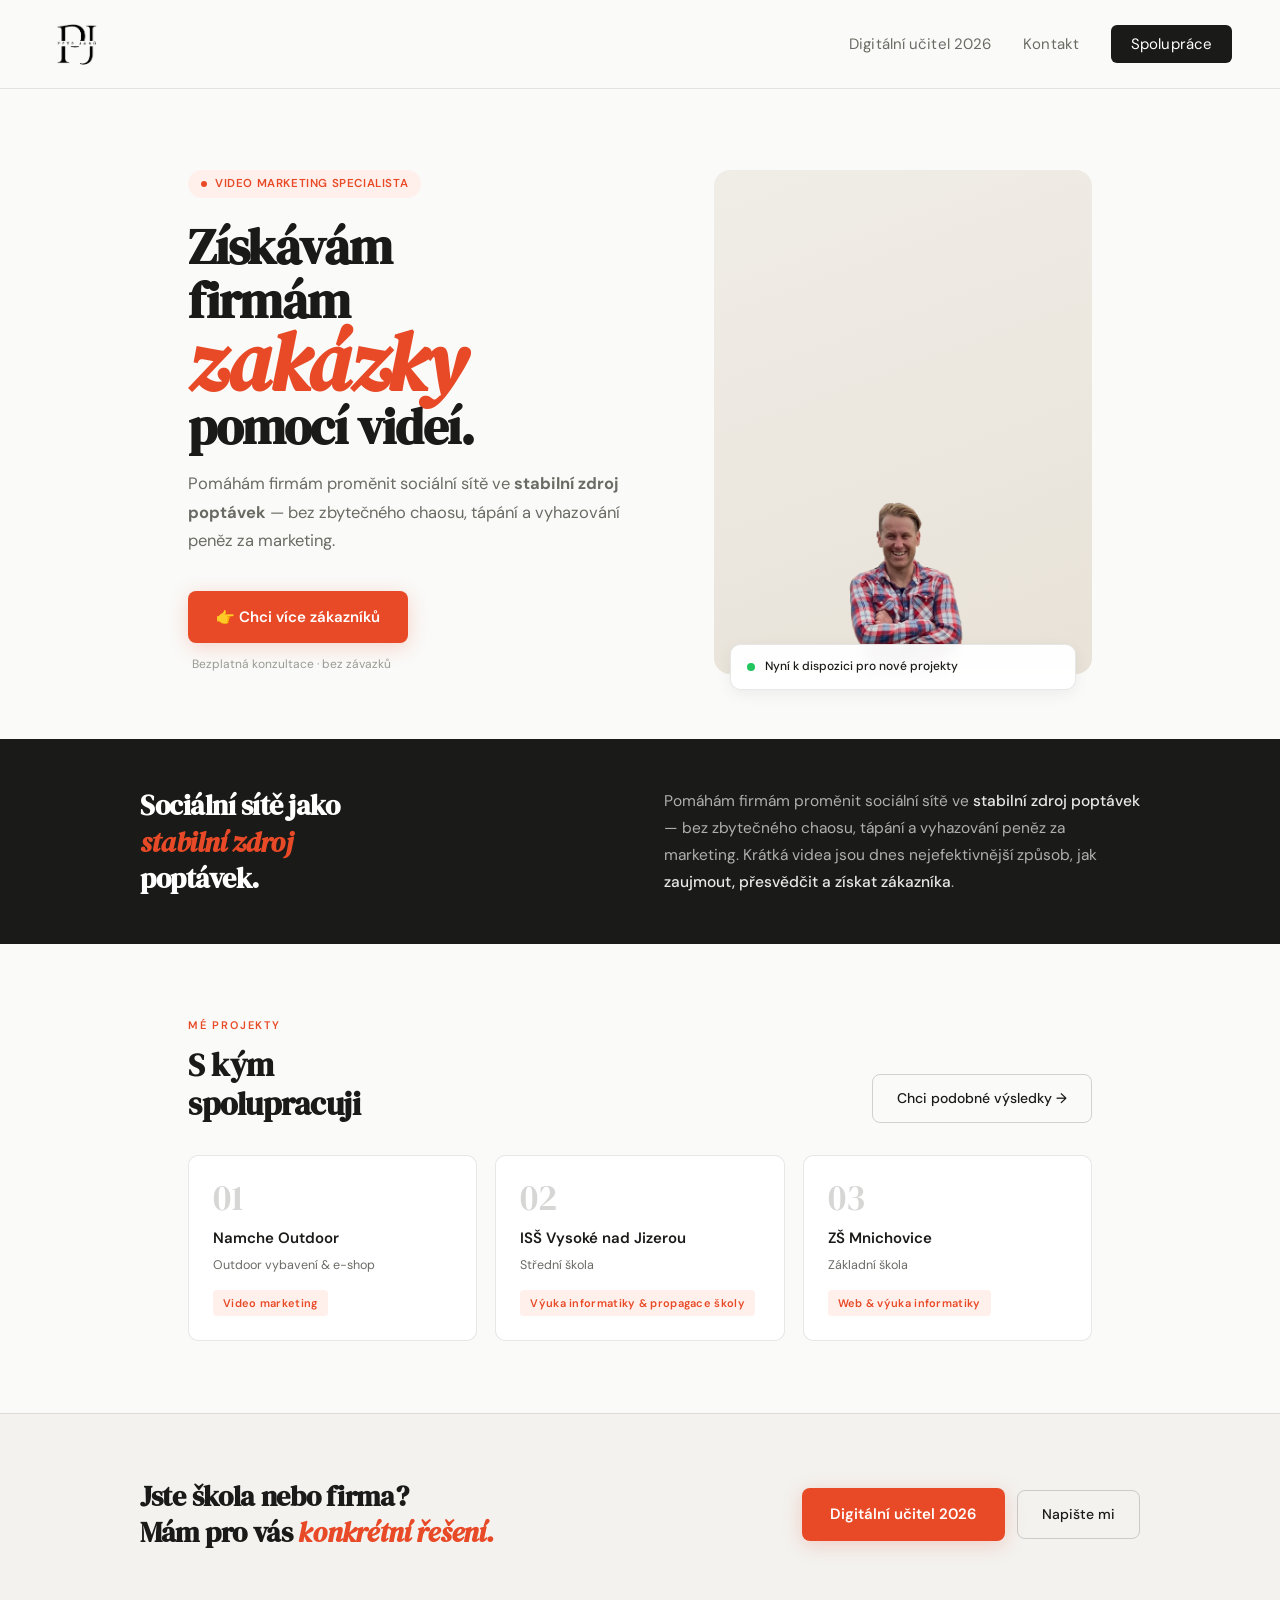
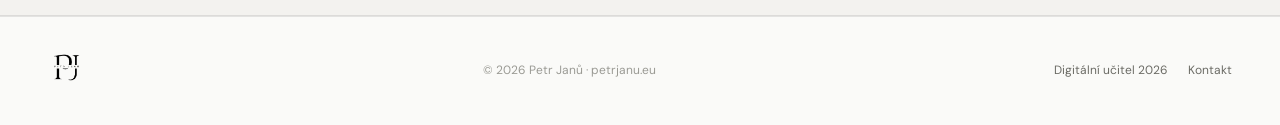
<file: index.html>
<!DOCTYPE html>
<html lang="cs">
<head>
  <meta charset="UTF-8">
  <meta name="viewport" content="width=device-width, initial-scale=1.0">
  <meta name="description" content="Petr Janů — Získávám firmám zakázky pomocí krátkých videí. Video marketing specialist.">
  <title>Petr Janů — Video marketing</title>
  <link rel="stylesheet" href="style.css">
  <style>
    /* ---- HERO ---- */
    .hero {
      max-width: 1000px;
      margin: 0 auto;
      padding: 80px 48px 64px;
      display: grid;
      grid-template-columns: 1.1fr 0.9fr;
      gap: 64px;
      align-items: center;
    }

    .hero-tag {
      display: inline-flex;
      align-items: center;
      gap: 8px;
      background: var(--accent-light);
      color: var(--accent);
      font-size: 11.5px;
      font-weight: 600;
      letter-spacing: 0.6px;
      padding: 5px 13px;
      border-radius: 20px;
      margin-bottom: 22px;
      text-transform: uppercase;
    }

    .hero-tag::before {
      content: '';
      width: 6px;
      height: 6px;
      background: var(--accent);
      border-radius: 50%;
      display: block;
      animation: blink 1.8s ease-in-out infinite;
    }

    @keyframes blink {
      0%,100%{opacity:1} 50%{opacity:.35}
    }

    h1 {
      font-family: 'DM Serif Display', serif;
      font-size: 50px;
      line-height: 1.08;
      letter-spacing: -1.2px;
      color: var(--ink);
      margin-bottom: 16px;
    }

    h1 em {
      font-style: italic;
      color: var(--accent);
      font-size: 1.6em;
      line-height: 0.85;
      display: inline-block;
    }

    .hero-perex {
      font-size: 16.5px;
      color: var(--muted);
      line-height: 1.7;
      margin-bottom: 36px;
      max-width: 440px;
    }

    .cta-group {
      display: flex;
      flex-direction: column;
      gap: 12px;
      align-items: flex-start;
    }

    .cta-sub {
      font-size: 12px;
      color: var(--light);
      margin-left: 4px;
    }

    /* ---- HERO PHOTO ---- */
    .hero-visual {
      position: relative;
      display: flex;
      align-items: flex-end;
      justify-content: center;
    }

    .hero-photo-wrap {
      background: linear-gradient(160deg, #f0ede7 0%, #e8e2d8 100%);
      border-radius: var(--radius-lg);
      overflow: hidden;
      width: 100%;
      max-width: 460px;
      aspect-ratio: 3/4;
      display: flex;
      align-items: flex-end;
      justify-content: center;
      position: relative;
    }

    .hero-photo-wrap img {
      width: 100%;
      object-fit: contain;
      object-position: bottom center;
      display: block;
      mix-blend-mode: multiply;
      filter: contrast(1.05);
    }

    .hero-badge {
      position: absolute;
      bottom: -16px;
      left: 16px;
      right: 16px;
      background: rgba(255,255,255,0.96);
      backdrop-filter: blur(6px);
      border-radius: 10px;
      padding: 12px 16px;
      display: flex;
      align-items: center;
      gap: 10px;
      border: 1px solid var(--border);
      box-shadow: 0 4px 16px rgba(0,0,0,0.06);
    }

    .badge-dot {
      width: 8px;
      height: 8px;
      background: #22c55e;
      border-radius: 50%;
      flex-shrink: 0;
      animation: blink 2s ease-in-out infinite;
    }

    .badge-text {
      font-size: 12px;
      color: var(--ink);
      font-weight: 500;
    }

    /* ---- INTRO STRIP ---- */
    .intro-section {
      background: var(--ink);
      padding: 48px;
    }

    .intro-inner {
      max-width: 1000px;
      margin: 0 auto;
      display: grid;
      grid-template-columns: 1fr 1fr;
      gap: 48px;
      align-items: center;
    }

    .intro-heading {
      font-family: 'DM Serif Display', serif;
      font-size: 28px;
      color: #fff;
      line-height: 1.3;
      letter-spacing: -0.5px;
    }

    .intro-heading em {
      font-style: italic;
      color: var(--accent);
    }

    .intro-text {
      font-size: 15.5px;
      color: rgba(255,255,255,0.65);
      line-height: 1.75;
    }

    .intro-text strong {
      color: rgba(255,255,255,0.9);
      font-weight: 500;
    }

    /* ---- REFERENCES ---- */
    .ref-section {
      max-width: 1000px;
      margin: 0 auto;
      padding: 72px 48px;
    }

    .ref-header {
      display: flex;
      align-items: flex-end;
      justify-content: space-between;
      margin-bottom: 32px;
    }

    .ref-section h2 {
      font-family: 'DM Serif Display', serif;
      font-size: 32px;
      color: var(--ink);
      letter-spacing: -0.5px;
      line-height: 1.2;
    }

    .ref-grid {
      display: grid;
      grid-template-columns: repeat(3, 1fr);
      gap: 18px;
    }

    .ref-card {
      background: var(--card);
      border: 1px solid var(--border);
      border-radius: var(--radius);
      padding: 24px;
      cursor: pointer;
      transition: border-color .2s, transform .2s, box-shadow .2s;
    }

    .ref-card:hover {
      border-color: var(--accent);
      transform: translateY(-3px);
      box-shadow: 0 8px 24px rgba(232,74,39,0.08);
    }

    .ref-num {
      font-family: 'DM Serif Display', serif;
      font-size: 36px;
      color: var(--border-strong);
      line-height: 1;
      margin-bottom: 10px;
    }

    .ref-name {
      font-size: 15px;
      font-weight: 600;
      color: var(--ink);
      margin-bottom: 4px;
    }

    .ref-type {
      font-size: 12.5px;
      color: var(--muted);
    }

    .ref-pill {
      display: inline-block;
      margin-top: 14px;
      background: var(--accent-light);
      color: var(--accent);
      font-size: 11px;
      font-weight: 600;
      padding: 4px 10px;
      border-radius: 4px;
      letter-spacing: 0.3px;
    }

    /* ---- CTA BANNER ---- */
    .cta-banner {
      background: var(--bg2);
      border-top: 1px solid var(--border);
      border-bottom: 1px solid var(--border);
      padding: 64px 48px;
    }

    .cta-banner-inner {
      max-width: 1000px;
      margin: 0 auto;
      display: flex;
      align-items: center;
      justify-content: space-between;
      gap: 32px;
      flex-wrap: wrap;
    }

    .cta-banner h2 {
      font-family: 'DM Serif Display', serif;
      font-size: 28px;
      color: var(--ink);
      letter-spacing: -0.3px;
      max-width: 500px;
      line-height: 1.3;
    }

    .cta-banner h2 em {
      font-style: italic;
      color: var(--accent);
    }

    /* ---- RESPONSIVE ---- */
    @media (max-width: 768px) {
      .hero {
        grid-template-columns: 1fr;
        padding: 48px 20px 40px;
        gap: 40px;
      }

      h1 { font-size: 36px; }

      .hero-photo-wrap { max-width: 300px; margin: 0 auto; }

      .intro-section { padding: 40px 20px; }
      .intro-inner { grid-template-columns: 1fr; gap: 20px; }

      .ref-section { padding: 48px 20px; }
      .ref-grid { grid-template-columns: 1fr; }
      .ref-header { flex-direction: column; align-items: flex-start; gap: 8px; }

      .cta-banner { padding: 48px 20px; }
      .cta-banner-inner { flex-direction: column; }
    }
  </style>
</head>
<body>

<!-- NAV -->
<nav>
  <a href="index.html" class="nav-logo">
    <img src="Logo-pj.png" alt="Petr Janů" onerror="this.style.display='none'; this.nextElementSibling.style.display='flex'">
    <span class="nav-logo-text" style="display:none;">PJ</span>
  </a>
  <button class="hamburger" onclick="toggleMenu()" aria-label="Menu">
    <span></span><span></span><span></span>
  </button>
  <ul class="nav-links" id="navLinks">
    <li><a href="digitalni-ucitel.html">Digitální učitel 2026</a></li>
    <li><a href="kontakt.html">Kontakt</a></li>
    <li><a href="kontakt.html" class="nav-cta">Spolupráce</a></li>
  </ul>
</nav>

<!-- HERO -->
<section class="hero">
  <div class="hero-left">
    <div class="hero-tag">Video marketing specialista</div>
    <h1>Získávám<br>firmám<br><em>zakázky</em><br>pomocí videí.</h1>
    <p class="hero-perex">
      Pomáhám firmám proměnit sociální sítě ve <strong>stabilní zdroj poptávek</strong> — bez zbytečného chaosu, tápání a vyhazování peněz za marketing.
    </p>
    <div class="cta-group">
      <a class="btn-primary" href="kontakt.html">
        👉 Chci více zákazníků
      </a>
      <span class="cta-sub">Bezplatná konzultace · bez závazků</span>
    </div>
  </div>

  <div class="hero-visual">
    <div class="hero-photo-wrap">
      <img src="foto.png" alt="Petr Janů">
    </div>
    <div class="hero-badge">
      <div class="badge-dot"></div>
      <div class="badge-text">Nyní k dispozici pro nové projekty</div>
    </div>
  </div>
</section>

<!-- INTRO STRIP -->
<section class="intro-section">
  <div class="intro-inner">
    <h2 class="intro-heading">Sociální sítě jako<br><em>stabilní zdroj</em><br>poptávek.</h2>
    <p class="intro-text">
      Pomáhám firmám proměnit sociální sítě ve <strong>stabilní zdroj poptávek</strong> — bez zbytečného chaosu, tápání a vyhazování peněz za marketing. Krátká videa jsou dnes nejefektivnější způsob, jak <strong>zaujmout, přesvědčit a získat zákazníka</strong>.
    </p>
  </div>
</section>

<!-- REFERENCES -->
<section class="ref-section">
  <div class="ref-header">
    <div>
      <span class="section-label">Mé projekty</span>
      <h2>S kým<br>spolupracuji</h2>
    </div>
    <a href="kontakt.html" class="btn-outline">Chci podobné výsledky →</a>
  </div>

  <div class="ref-grid">
    <div class="ref-card">
      <div class="ref-num">01</div>
      <div class="ref-name">Namche Outdoor</div>
      <div class="ref-type">Outdoor vybavení &amp; e-shop</div>
      <span class="ref-pill">Video marketing</span>
    </div>
    <div class="ref-card">
      <div class="ref-num">02</div>
      <div class="ref-name">ISŠ Vysoké nad Jizerou</div>
      <div class="ref-type">Střední škola</div>
      <span class="ref-pill">Výuka informatiky & propagace školy</span>
    </div>
    <div class="ref-card">
      <div class="ref-num">03</div>
      <div class="ref-name">ZŠ Mnichovice</div>
      <div class="ref-type">Základní škola</div>
      <span class="ref-pill">Web & výuka informatiky</span>
    </div>
  </div>
</section>

<!-- CTA BANNER -->
<section class="cta-banner">
  <div class="cta-banner-inner">
    <h2>Jste škola nebo firma?<br>Mám pro vás <em>konkrétní řešení.</em></h2>
    <div style="display:flex; gap:12px; flex-wrap:wrap; align-items:center;">
      <a href="digitalni-ucitel.html" class="btn-primary">Digitální učitel 2026</a>
      <a href="kontakt.html" class="btn-outline">Napište mi</a>
    </div>
  </div>
</section>

<!-- FOOTER -->
<footer>
  <div class="footer-logo">
    <img src="Logo-pj.png" alt="Petr Janů">
  </div>
  <p>© 2026 Petr Janů · petrjanu.eu</p>
  <div style="display:flex; gap:20px;">
    <a href="digitalni-ucitel.html">Digitální učitel 2026</a>
    <a href="kontakt.html">Kontakt</a>
  </div>
</footer>

<script>
  function toggleMenu() {
    document.getElementById('navLinks').classList.toggle('open');
  }

  // GitHub Pages URL redirect fix
  (function() {
    var redirect = sessionStorage.getItem('redirect');
    if (redirect && redirect !== '/') {
      sessionStorage.removeItem('redirect');
      // Mapování cest na soubory
      var map = {
        '/kontakt': 'kontakt.html',
        '/kontakt.html': 'kontakt.html',
        '/digitalni-ucitel': 'digitalni-ucitel.html',
        '/digitalni-ucitel.html': 'digitalni-ucitel.html',
      };
      var target = map[redirect] || map[redirect.replace(/\/$/, '')];
      if (target) window.location.replace('/' + target);
    }
  })();
</script>
</body>
</html>
</file>
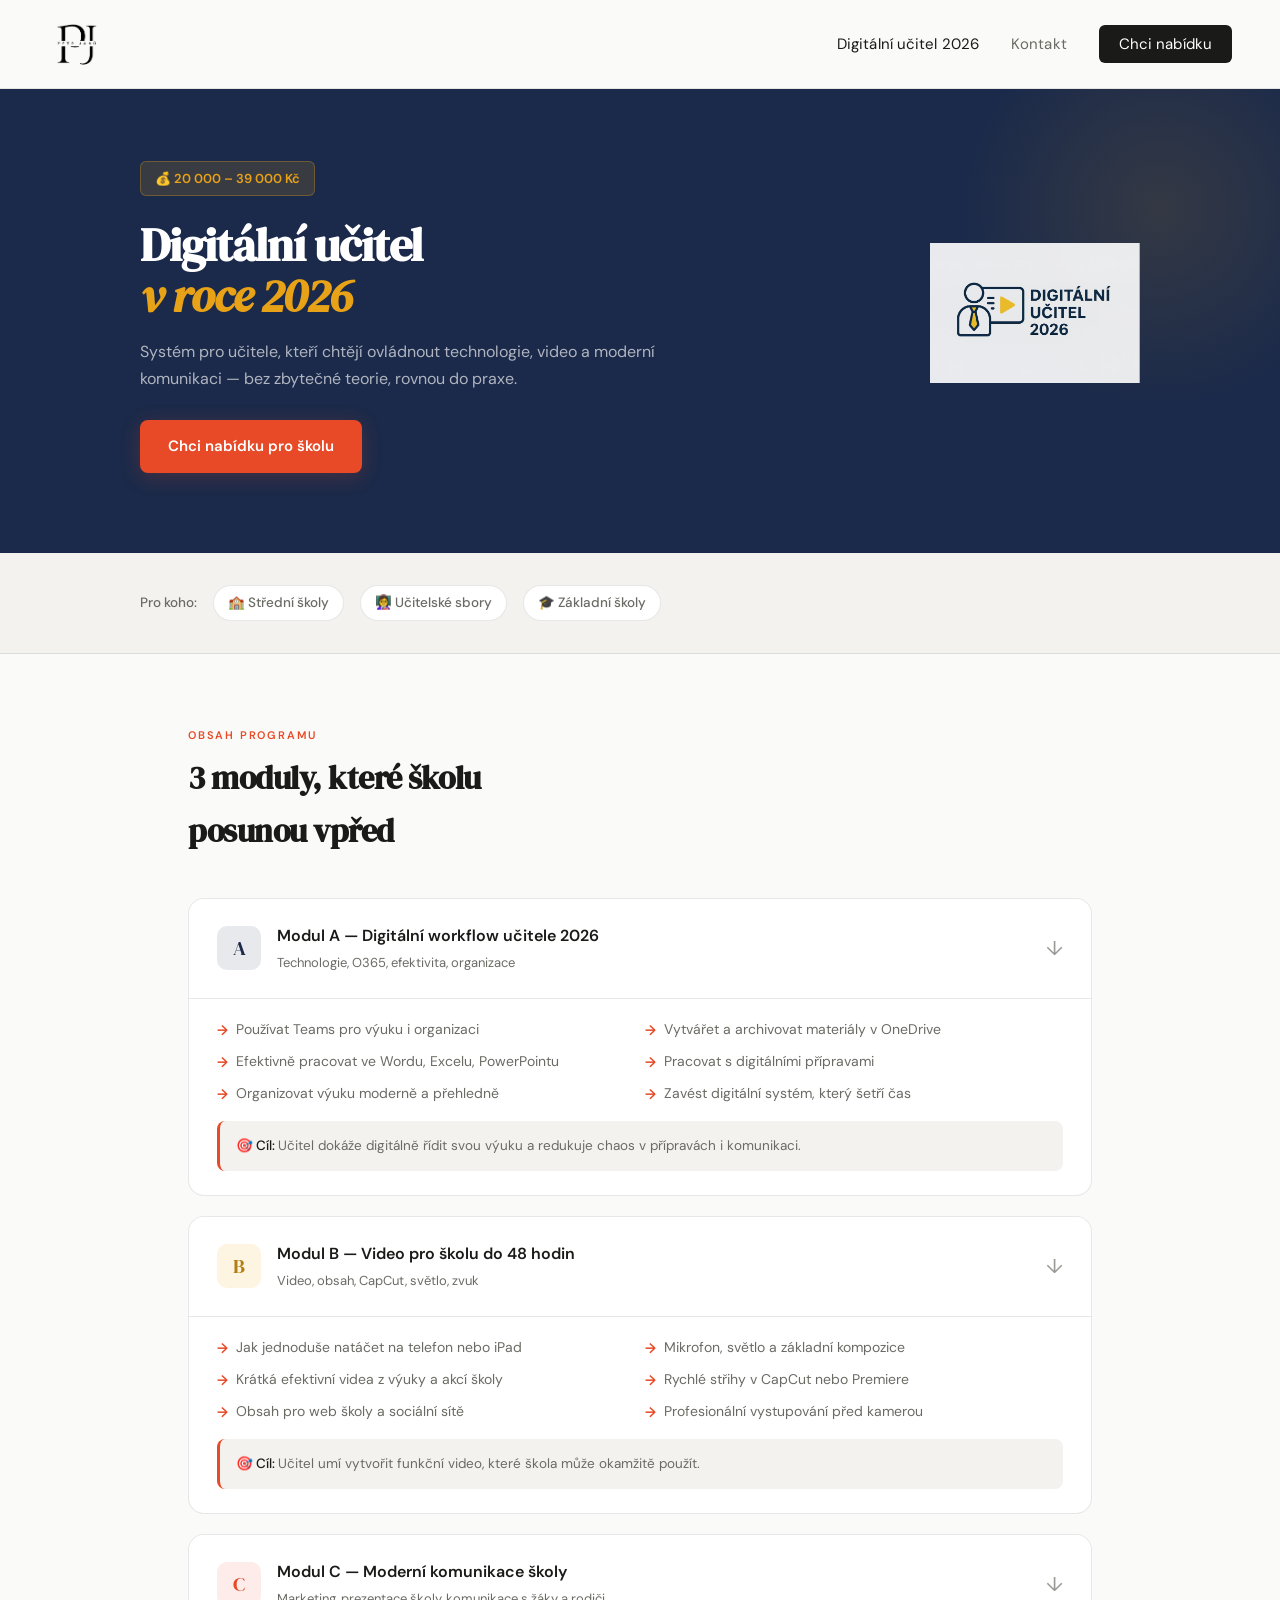
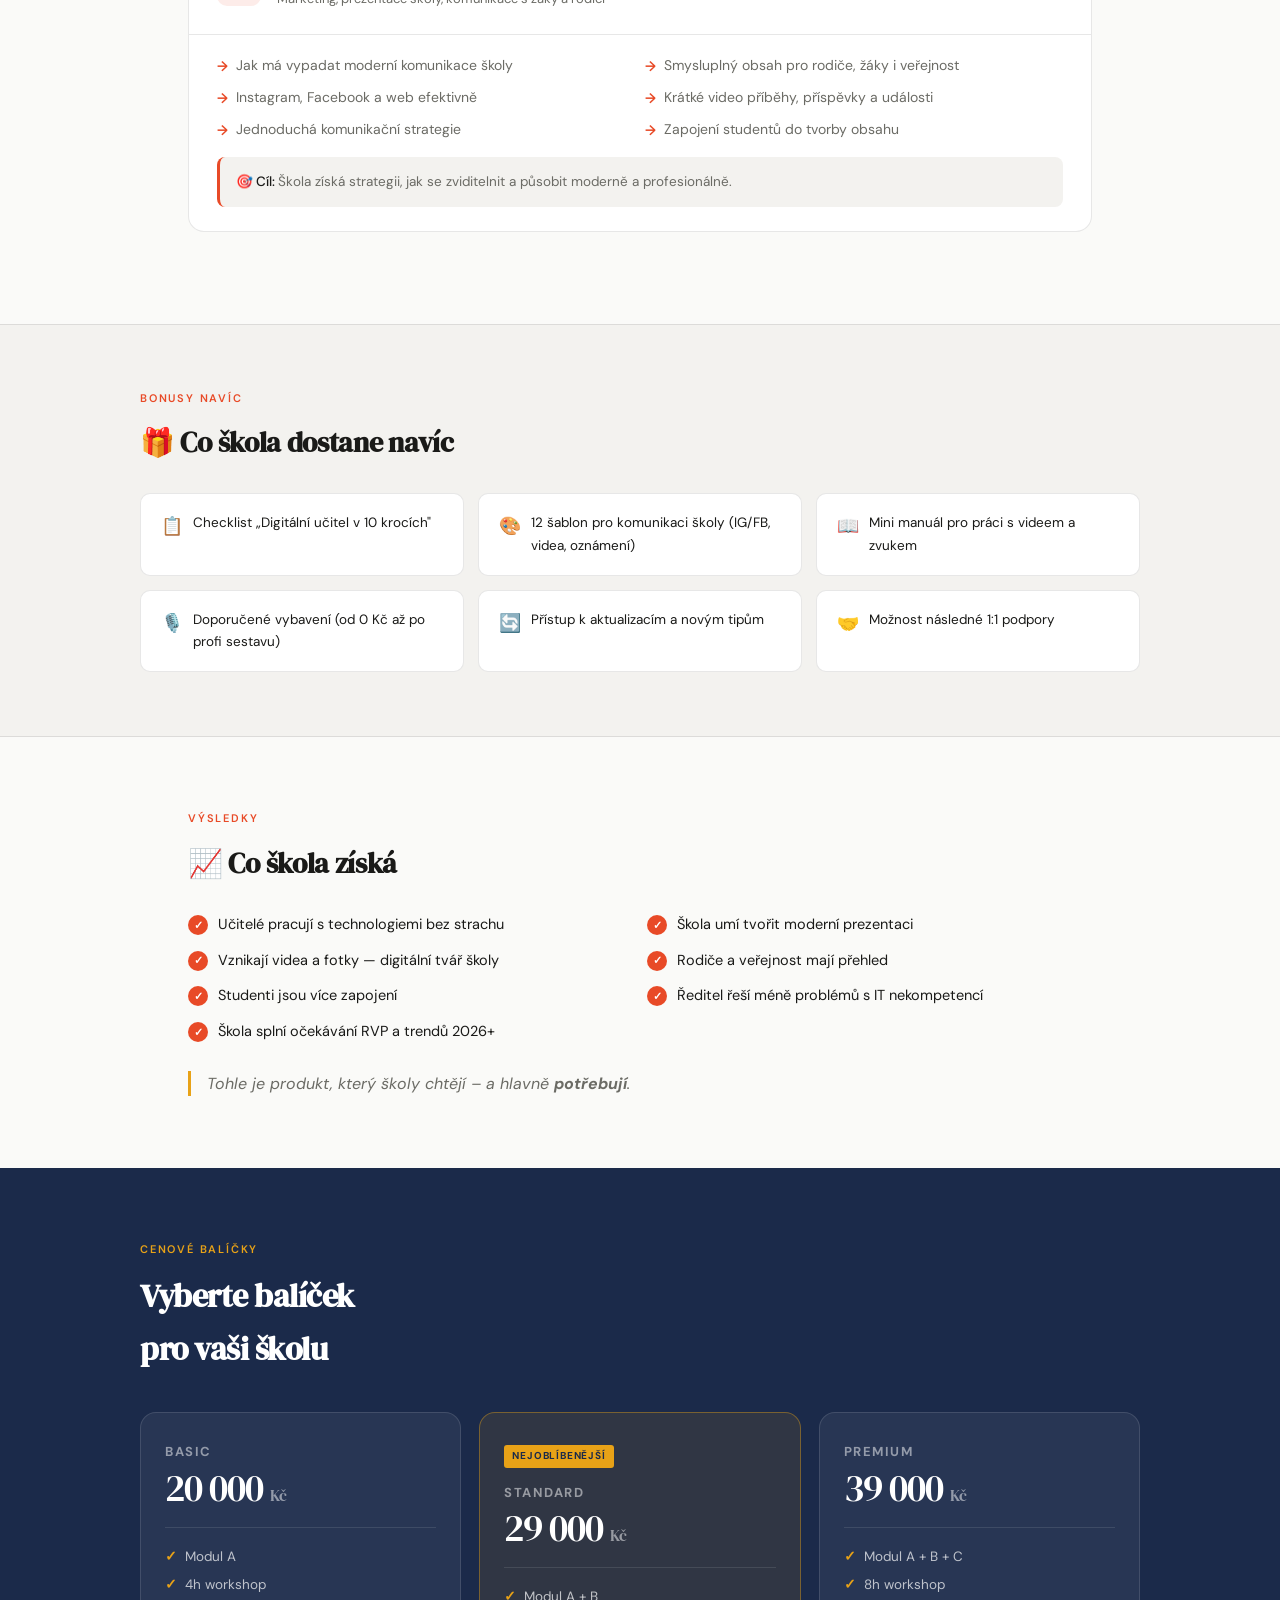
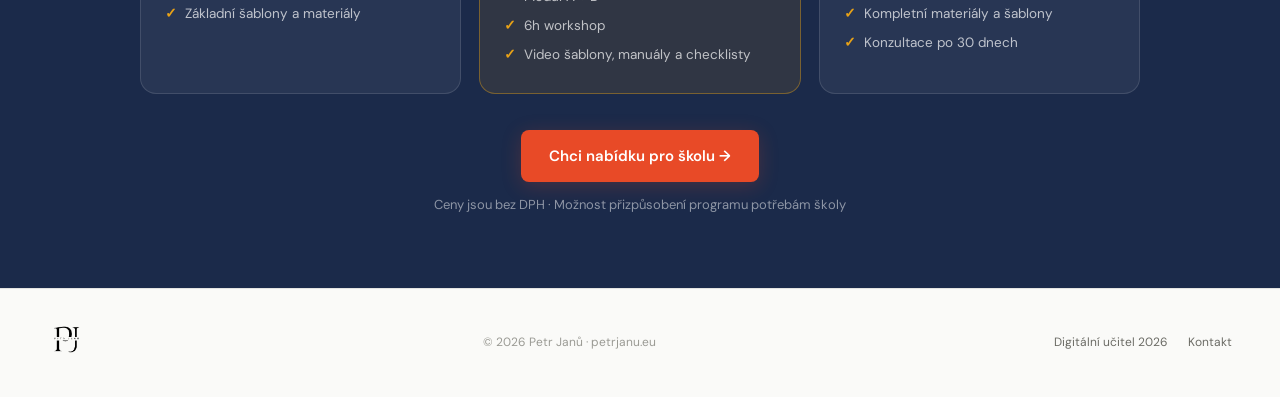
<file: digitalni-ucitel.html>
<!DOCTYPE html>
<html lang="cs">
<head>
  <meta charset="UTF-8">
  <meta name="viewport" content="width=device-width, initial-scale=1.0">
  <meta name="description" content="Digitální učitel 2026 — Systém pro učitele, kteří chtějí ovládnout technologie, video a moderní komunikaci.">
  <title>Digitální učitel 2026 — Petr Janů</title>
  <link rel="stylesheet" href="style.css">
  <style>

    /* ---- HERO ---- */
    .du-hero {
      background: var(--navy);
      padding: 72px 48px 80px;
      position: relative;
      overflow: hidden;
    }

    .du-hero::before {
      content: '';
      position: absolute;
      top: -80px; right: -80px;
      width: 400px; height: 400px;
      border-radius: 50%;
      background: radial-gradient(circle, rgba(232,162,23,0.12) 0%, transparent 70%);
      pointer-events: none;
    }

    .du-hero-inner {
      max-width: 1000px;
      margin: 0 auto;
      display: grid;
      grid-template-columns: 1fr auto;
      gap: 48px;
      align-items: center;
    }

    .du-hero h1 {
      font-family: 'DM Serif Display', serif;
      font-size: 46px;
      color: #fff;
      line-height: 1.1;
      letter-spacing: -1px;
      margin-bottom: 16px;
    }

    .du-hero h1 em {
      font-style: italic;
      color: var(--gold);
    }

    .du-hero p {
      font-size: 16px;
      color: rgba(255,255,255,0.65);
      line-height: 1.7;
      max-width: 520px;
      margin-bottom: 28px;
    }

    .du-hero-logo img {
      height: 140px;
      width: auto;
      opacity: 0.92;
    }

    .du-price-tag {
      display: inline-flex;
      align-items: center;
      gap: 8px;
      background: rgba(232,162,23,0.15);
      border: 1px solid rgba(232,162,23,0.3);
      color: var(--gold);
      font-size: 13px;
      font-weight: 600;
      padding: 6px 14px;
      border-radius: 6px;
      margin-bottom: 24px;
    }

    /* ---- FOR WHOM ---- */
    .for-whom {
      background: var(--bg2);
      border-bottom: 1px solid var(--border);
      padding: 32px 48px;
    }

    .for-whom-inner {
      max-width: 1000px;
      margin: 0 auto;
      display: flex;
      align-items: center;
      gap: 16px;
      flex-wrap: wrap;
    }

    .for-whom span {
      font-size: 13.5px;
      color: var(--muted);
      font-weight: 500;
    }

    .for-pill {
      background: var(--card);
      border: 1px solid var(--border);
      border-radius: 20px;
      padding: 6px 14px;
      font-size: 13px;
      color: var(--ink);
      font-weight: 500;
    }

    /* ---- MODULES ---- */
    .modules-section {
      max-width: 1000px;
      margin: 0 auto;
      padding: 72px 48px;
    }

    .modules-section > .section-label { margin-bottom: 8px; }

    .modules-section > h2 {
      font-family: 'DM Serif Display', serif;
      font-size: 32px;
      color: var(--ink);
      letter-spacing: -0.5px;
      margin-bottom: 40px;
    }

    .module-card {
      border: 1px solid var(--border);
      border-radius: var(--radius-lg);
      overflow: hidden;
      margin-bottom: 20px;
      background: var(--card);
    }

    .module-header {
      display: flex;
      align-items: center;
      gap: 16px;
      padding: 24px 28px;
      background: var(--card);
      cursor: pointer;
    }

    .module-letter {
      width: 44px;
      height: 44px;
      border-radius: 10px;
      display: flex;
      align-items: center;
      justify-content: center;
      font-family: 'DM Serif Display', serif;
      font-size: 20px;
      font-weight: 400;
      flex-shrink: 0;
    }

    .mod-a .module-letter { background: rgba(27,42,74,0.1); color: var(--navy); }
    .mod-b .module-letter { background: rgba(232,162,23,0.12); color: #b37d10; }
    .mod-c .module-letter { background: rgba(232,74,39,0.1); color: var(--accent); }

    .module-meta { flex: 1; }

    .module-title {
      font-size: 16px;
      font-weight: 600;
      color: var(--ink);
      margin-bottom: 3px;
    }

    .module-sub {
      font-size: 13px;
      color: var(--muted);
    }

    .module-toggle {
      font-size: 20px;
      color: var(--light);
      transition: transform .3s;
      user-select: none;
    }

    .module-body {
      padding: 0 28px 24px;
      border-top: 1px solid var(--border);
    }

    .module-body ul {
      list-style: none;
      margin: 20px 0 16px;
      display: grid;
      grid-template-columns: 1fr 1fr;
      gap: 10px;
    }

    .module-body ul li {
      display: flex;
      align-items: flex-start;
      gap: 8px;
      font-size: 14px;
      color: var(--muted);
      line-height: 1.5;
    }

    .module-body ul li::before {
      content: '→';
      color: var(--accent);
      font-weight: 600;
      flex-shrink: 0;
      margin-top: 1px;
    }

    .module-goal {
      background: var(--bg2);
      border-radius: 8px;
      padding: 14px 16px;
      font-size: 13.5px;
      color: var(--ink);
      font-weight: 500;
      border-left: 3px solid var(--accent);
    }

    .module-goal span {
      color: var(--muted);
      font-weight: 400;
    }

    /* ---- BONUSES ---- */
    .bonuses-section {
      background: var(--bg2);
      border-top: 1px solid var(--border);
      border-bottom: 1px solid var(--border);
      padding: 64px 48px;
    }

    .bonuses-inner {
      max-width: 1000px;
      margin: 0 auto;
    }

    .bonuses-inner h2 {
      font-family: 'DM Serif Display', serif;
      font-size: 28px;
      color: var(--ink);
      letter-spacing: -0.3px;
      margin-bottom: 28px;
    }

    .bonus-grid {
      display: grid;
      grid-template-columns: repeat(3, 1fr);
      gap: 14px;
    }

    .bonus-item {
      background: var(--card);
      border: 1px solid var(--border);
      border-radius: var(--radius);
      padding: 18px 20px;
      font-size: 13.5px;
      color: var(--ink);
      display: flex;
      align-items: flex-start;
      gap: 10px;
    }

    .bonus-icon {
      font-size: 18px;
      flex-shrink: 0;
    }

    /* ---- RESULTS ---- */
    .results-section {
      max-width: 1000px;
      margin: 0 auto;
      padding: 72px 48px;
    }

    .results-section h2 {
      font-family: 'DM Serif Display', serif;
      font-size: 28px;
      color: var(--ink);
      letter-spacing: -0.3px;
      margin-bottom: 28px;
    }

    .results-grid {
      display: grid;
      grid-template-columns: repeat(2, 1fr);
      gap: 14px;
      margin-bottom: 28px;
    }

    .result-item {
      display: flex;
      align-items: flex-start;
      gap: 10px;
      font-size: 14.5px;
      color: var(--ink);
      line-height: 1.5;
    }

    .result-check {
      width: 20px;
      height: 20px;
      background: var(--accent);
      border-radius: 50%;
      display: flex;
      align-items: center;
      justify-content: center;
      flex-shrink: 0;
      margin-top: 1px;
    }

    .result-check::after {
      content: '✓';
      color: #fff;
      font-size: 11px;
      font-weight: 700;
    }

    .results-tagline {
      font-size: 16px;
      color: var(--muted);
      font-style: italic;
      border-left: 3px solid var(--gold);
      padding-left: 16px;
      line-height: 1.6;
    }

    /* ---- PRICING ---- */
    .pricing-section {
      background: var(--navy);
      padding: 72px 48px;
    }

    .pricing-inner {
      max-width: 1000px;
      margin: 0 auto;
    }

    .pricing-inner > .section-label { color: var(--gold); }

    .pricing-inner h2 {
      font-family: 'DM Serif Display', serif;
      font-size: 32px;
      color: #fff;
      letter-spacing: -0.5px;
      margin-bottom: 36px;
    }

    .pricing-grid {
      display: grid;
      grid-template-columns: repeat(3, 1fr);
      gap: 18px;
      margin-bottom: 36px;
    }

    .price-card {
      background: rgba(255,255,255,0.06);
      border: 1px solid rgba(255,255,255,0.12);
      border-radius: var(--radius-lg);
      padding: 28px 24px;
      transition: border-color .2s, transform .2s;
    }

    .price-card:hover {
      border-color: rgba(232,162,23,0.4);
      transform: translateY(-3px);
    }

    .price-card.featured {
      background: rgba(232,162,23,0.1);
      border-color: rgba(232,162,23,0.4);
    }

    .price-badge {
      display: inline-block;
      background: var(--gold);
      color: var(--navy);
      font-size: 10px;
      font-weight: 700;
      letter-spacing: 0.8px;
      text-transform: uppercase;
      padding: 3px 8px;
      border-radius: 3px;
      margin-bottom: 14px;
    }

    .price-tier {
      font-size: 13px;
      font-weight: 700;
      letter-spacing: 1.5px;
      text-transform: uppercase;
      color: rgba(255,255,255,0.5);
      margin-bottom: 6px;
    }

    .price-amount {
      font-family: 'DM Serif Display', serif;
      font-size: 38px;
      color: #fff;
      letter-spacing: -1px;
      margin-bottom: 4px;
      line-height: 1;
    }

    .price-currency {
      font-size: 16px;
      color: rgba(255,255,255,0.5);
    }

    .price-divider {
      height: 1px;
      background: rgba(255,255,255,0.1);
      margin: 20px 0;
    }

    .price-features {
      list-style: none;
      display: flex;
      flex-direction: column;
      gap: 10px;
    }

    .price-features li {
      font-size: 13.5px;
      color: rgba(255,255,255,0.7);
      display: flex;
      align-items: flex-start;
      gap: 8px;
      line-height: 1.4;
    }

    .price-features li::before {
      content: '✓';
      color: var(--gold);
      font-weight: 700;
      flex-shrink: 0;
    }

    .pricing-cta {
      text-align: center;
    }

    .pricing-cta p {
      color: rgba(255,255,255,0.5);
      font-size: 13px;
      margin-top: 12px;
    }

    /* ---- RESPONSIVE ---- */
    @media (max-width: 768px) {
      .du-hero { padding: 48px 20px; }
      .du-hero-inner { grid-template-columns: 1fr; }
      .du-hero h1 { font-size: 32px; }
      .du-hero-logo { display: none; }

      .for-whom { padding: 24px 20px; }
      .modules-section { padding: 48px 20px; }
      .module-body ul { grid-template-columns: 1fr; }
      .bonuses-section { padding: 48px 20px; }
      .bonus-grid { grid-template-columns: 1fr; }
      .results-section { padding: 48px 20px; }
      .results-grid { grid-template-columns: 1fr; }
      .pricing-section { padding: 48px 20px; }
      .pricing-grid { grid-template-columns: 1fr; }
    }
  </style>
</head>
<body>

<!-- NAV -->
<nav>
  <a href="index.html" class="nav-logo">
    <img src="Logo-pj.png" alt="Petr Janů" onerror="this.style.display='none'; this.nextElementSibling.style.display='flex'">
    <span class="nav-logo-text" style="display:none;">PJ</span>
  </a>
  <button class="hamburger" onclick="toggleMenu()" aria-label="Menu">
    <span></span><span></span><span></span>
  </button>
  <ul class="nav-links" id="navLinks">
    <li><a href="digitalni-ucitel.html" class="active">Digitální učitel 2026</a></li>
    <li><a href="kontakt.html">Kontakt</a></li>
    <li><a href="kontakt.html" class="nav-cta">Chci nabídku</a></li>
  </ul>
</nav>

<!-- HERO -->
<section class="du-hero">
  <div class="du-hero-inner">
    <div>
      <div class="du-price-tag">💰 20 000 – 39 000 Kč</div>
      <h1>Digitální učitel<br><em>v roce 2026</em></h1>
      <p>Systém pro učitele, kteří chtějí ovládnout technologie, video a moderní komunikaci — bez zbytečné teorie, rovnou do praxe.</p>
      <a href="kontakt.html" class="btn-primary">Chci nabídku pro školu</a>
    </div>
    <div class="du-hero-logo">
      <img src="du2026-logo.png" alt="Digitální učitel 2026">
    </div>
  </div>
</section>

<!-- FOR WHOM -->
<div class="for-whom">
  <div class="for-whom-inner">
    <span>Pro koho:</span>
    <span class="for-pill">🏫 Střední školy</span>
    <span class="for-pill">👩‍🏫 Učitelské sbory</span>
    <span class="for-pill">🎓 Základní školy</span>
  </div>
</div>

<!-- MODULES -->
<section class="modules-section">
  <span class="section-label">Obsah programu</span>
  <h2>3 moduly, které školu<br>posunou vpřed</h2>

  <!-- Modul A -->
  <div class="module-card mod-a">
    <div class="module-header" onclick="toggleModule('modA', this)">
      <div class="module-letter">A</div>
      <div class="module-meta">
        <div class="module-title">Modul A — Digitální workflow učitele 2026</div>
        <div class="module-sub">Technologie, O365, efektivita, organizace</div>
      </div>
      <div class="module-toggle" id="toggleModA">↓</div>
    </div>
    <div class="module-body" id="modA">
      <ul>
        <li>Používat Teams pro výuku i organizaci</li>
        <li>Vytvářet a archivovat materiály v OneDrive</li>
        <li>Efektivně pracovat ve Wordu, Excelu, PowerPointu</li>
        <li>Pracovat s digitálními přípravami</li>
        <li>Organizovat výuku moderně a přehledně</li>
        <li>Zavést digitální systém, který šetří čas</li>
      </ul>
      <div class="module-goal">
        🎯 Cíl: <span>Učitel dokáže digitálně řídit svou výuku a redukuje chaos v přípravách i komunikaci.</span>
      </div>
    </div>
  </div>

  <!-- Modul B -->
  <div class="module-card mod-b">
    <div class="module-header" onclick="toggleModule('modB', this)">
      <div class="module-letter">B</div>
      <div class="module-meta">
        <div class="module-title">Modul B — Video pro školu do 48 hodin</div>
        <div class="module-sub">Video, obsah, CapCut, světlo, zvuk</div>
      </div>
      <div class="module-toggle" id="toggleModB">↓</div>
    </div>
    <div class="module-body" id="modB">
      <ul>
        <li>Jak jednoduše natáčet na telefon nebo iPad</li>
        <li>Mikrofon, světlo a základní kompozice</li>
        <li>Krátká efektivní videa z výuky a akcí školy</li>
        <li>Rychlé střihy v CapCut nebo Premiere</li>
        <li>Obsah pro web školy a sociální sítě</li>
        <li>Profesionální vystupování před kamerou</li>
      </ul>
      <div class="module-goal">
        🎯 Cíl: <span>Učitel umí vytvořit funkční video, které škola může okamžitě použít.</span>
      </div>
    </div>
  </div>

  <!-- Modul C -->
  <div class="module-card mod-c">
    <div class="module-header" onclick="toggleModule('modC', this)">
      <div class="module-letter">C</div>
      <div class="module-meta">
        <div class="module-title">Modul C — Moderní komunikace školy</div>
        <div class="module-sub">Marketing, prezentace školy, komunikace s žáky a rodiči</div>
      </div>
      <div class="module-toggle" id="toggleModC">↓</div>
    </div>
    <div class="module-body" id="modC">
      <ul>
        <li>Jak má vypadat moderní komunikace školy</li>
        <li>Smysluplný obsah pro rodiče, žáky i veřejnost</li>
        <li>Instagram, Facebook a web efektivně</li>
        <li>Krátké video příběhy, příspěvky a události</li>
        <li>Jednoduchá komunikační strategie</li>
        <li>Zapojení studentů do tvorby obsahu</li>
      </ul>
      <div class="module-goal">
        🎯 Cíl: <span>Škola získá strategii, jak se zviditelnit a působit moderně a profesionálně.</span>
      </div>
    </div>
  </div>
</section>

<!-- BONUSES -->
<section class="bonuses-section">
  <div class="bonuses-inner">
    <span class="section-label">Bonusy navíc</span>
    <h2>🎁 Co škola dostane navíc</h2>
    <div class="bonus-grid">
      <div class="bonus-item"><span class="bonus-icon">📋</span>Checklist „Digitální učitel v 10 krocích"</div>
      <div class="bonus-item"><span class="bonus-icon">🎨</span>12 šablon pro komunikaci školy (IG/FB, videa, oznámení)</div>
      <div class="bonus-item"><span class="bonus-icon">📖</span>Mini manuál pro práci s videem a zvukem</div>
      <div class="bonus-item"><span class="bonus-icon">🎙️</span>Doporučené vybavení (od 0 Kč až po profi sestavu)</div>
      <div class="bonus-item"><span class="bonus-icon">🔄</span>Přístup k aktualizacím a novým tipům</div>
      <div class="bonus-item"><span class="bonus-icon">🤝</span>Možnost následné 1:1 podpory</div>
    </div>
  </div>
</section>

<!-- RESULTS -->
<section class="results-section">
  <span class="section-label">Výsledky</span>
  <h2>📈 Co škola získá</h2>
  <div class="results-grid">
    <div class="result-item"><div class="result-check"></div>Učitelé pracují s technologiemi bez strachu</div>
    <div class="result-item"><div class="result-check"></div>Škola umí tvořit moderní prezentaci</div>
    <div class="result-item"><div class="result-check"></div>Vznikají videa a fotky — digitální tvář školy</div>
    <div class="result-item"><div class="result-check"></div>Rodiče a veřejnost mají přehled</div>
    <div class="result-item"><div class="result-check"></div>Studenti jsou více zapojení</div>
    <div class="result-item"><div class="result-check"></div>Ředitel řeší méně problémů s IT nekompetencí</div>
    <div class="result-item"><div class="result-check"></div>Škola splní očekávání RVP a trendů 2026+</div>
  </div>
  <p class="results-tagline">Tohle je produkt, který školy chtějí – a hlavně <strong>potřebují</strong>.</p>
</section>

<!-- PRICING -->
<section class="pricing-section">
  <div class="pricing-inner">
    <span class="section-label">Cenové balíčky</span>
    <h2>Vyberte balíček<br>pro vaši školu</h2>
    <div class="pricing-grid">

      <div class="price-card">
        <div class="price-tier">Basic</div>
        <div class="price-amount">20 000 <span class="price-currency">Kč</span></div>
        <div class="price-divider"></div>
        <ul class="price-features">
          <li>Modul A</li>
          <li>4h workshop</li>
          <li>Základní šablony a materiály</li>
        </ul>
      </div>

      <div class="price-card featured">
        <div class="price-badge">Nejoblíbenější</div>
        <div class="price-tier">Standard</div>
        <div class="price-amount">29 000 <span class="price-currency">Kč</span></div>
        <div class="price-divider"></div>
        <ul class="price-features">
          <li>Modul A + B</li>
          <li>6h workshop</li>
          <li>Video šablony, manuály a checklisty</li>
        </ul>
      </div>

      <div class="price-card">
        <div class="price-tier">Premium</div>
        <div class="price-amount">39 000 <span class="price-currency">Kč</span></div>
        <div class="price-divider"></div>
        <ul class="price-features">
          <li>Modul A + B + C</li>
          <li>8h workshop</li>
          <li>Kompletní materiály a šablony</li>
          <li>Konzultace po 30 dnech</li>
        </ul>
      </div>

    </div>
    <div class="pricing-cta">
      <a href="kontakt.html" class="btn-primary" style="margin: 0 auto;">Chci nabídku pro školu →</a>
      <p>Ceny jsou bez DPH · Možnost přizpůsobení programu potřebám školy</p>
    </div>
  </div>
</section>

<!-- FOOTER -->
<footer>
  <div class="footer-logo">
    <img src="Logo-pj.png" alt="Petr Janů">
  </div>
  <p>© 2026 Petr Janů · petrjanu.eu</p>
  <div style="display:flex; gap:20px;">
    <a href="digitalni-ucitel.html">Digitální učitel 2026</a>
    <a href="kontakt.html">Kontakt</a>
  </div>
</footer>

<script>
  function toggleMenu() {
    document.getElementById('navLinks').classList.toggle('open');
  }

  function toggleModule(id, header) {
    const body = document.getElementById(id);
    const toggleId = 'toggle' + id.charAt(0).toUpperCase() + id.slice(1);
    const toggle = document.getElementById(toggleId);
    const isOpen = body.style.display !== 'none' && body.style.display !== '';

    if (isOpen) {
      body.style.display = 'none';
      toggle.textContent = '↓';
    } else {
      body.style.display = 'block';
      toggle.textContent = '↑';
    }
  }

  // All modules open by default
  document.querySelectorAll('.module-body').forEach(b => b.style.display = 'block');
</script>
</body>
</html>
</file>
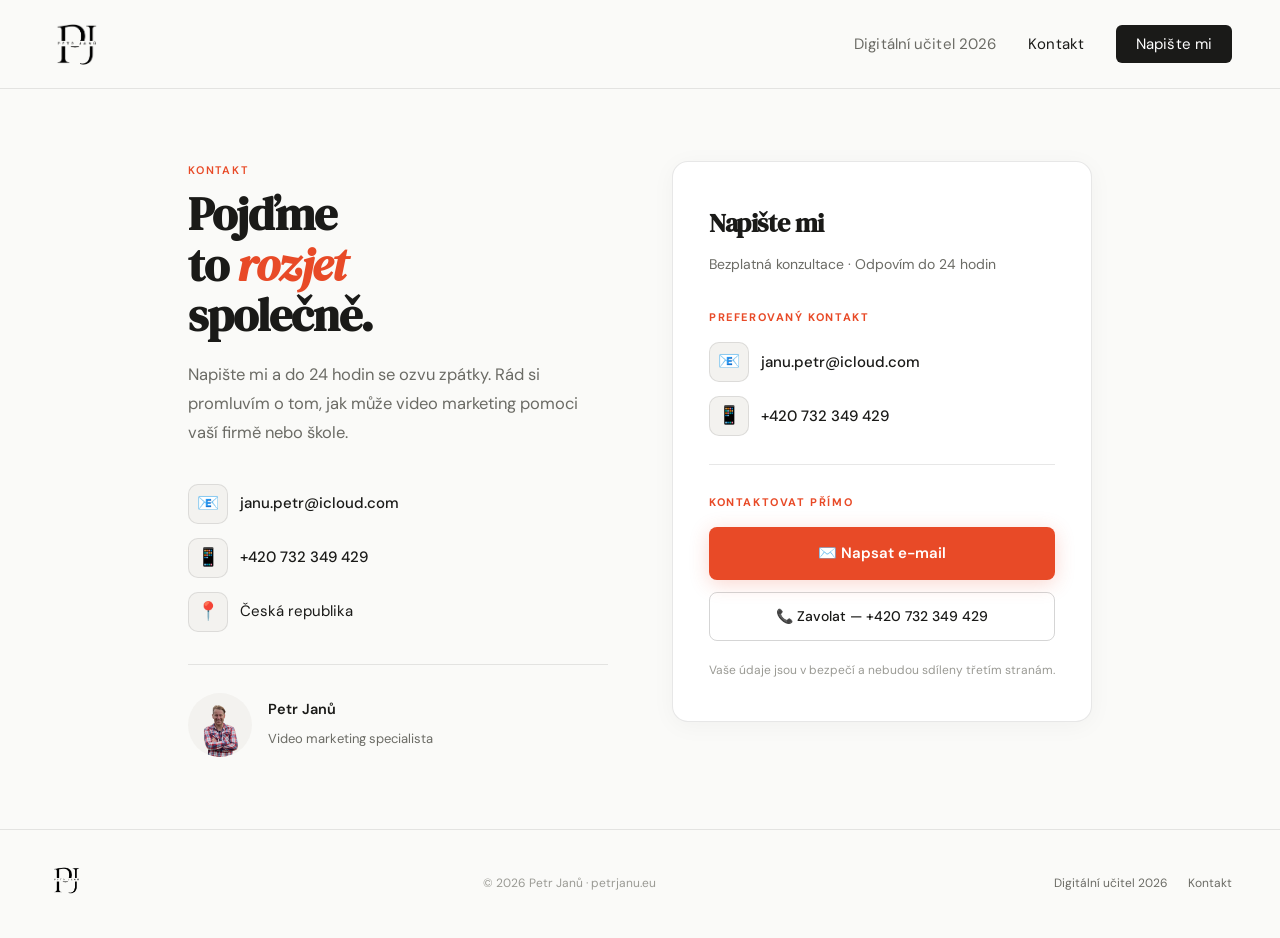
<file: kontakt.html>
<!DOCTYPE html>
<html lang="cs">
<head>
  <meta charset="UTF-8">
  <meta name="viewport" content="width=device-width, initial-scale=1.0">
  <meta name="description" content="Kontakt — Petr Janů. Napište mi a domluvíme bezplatnou konzultaci.">
  <title>Kontakt — Petr Janů</title>
  <link rel="stylesheet" href="style.css">
  <style>
    .contact-wrap {
      max-width: 1000px;
      margin: 0 auto;
      padding: 72px 48px;
      display: grid;
      grid-template-columns: 1fr 1fr;
      gap: 64px;
      align-items: start;
    }

    .contact-left .section-label { margin-bottom: 10px; }

    .contact-left h1 {
      font-family: 'DM Serif Display', serif;
      font-size: 46px;
      color: var(--ink);
      letter-spacing: -1px;
      line-height: 1.1;
      margin-bottom: 20px;
    }

    .contact-left h1 em {
      font-style: italic;
      color: var(--accent);
    }

    .contact-left .lead {
      font-size: 16.5px;
      color: var(--muted);
      line-height: 1.75;
      margin-bottom: 36px;
    }

    .contact-info {
      display: flex;
      flex-direction: column;
      gap: 14px;
      margin-bottom: 32px;
    }

    .info-item {
      display: flex;
      align-items: center;
      gap: 12px;
      font-size: 15px;
      color: var(--ink);
    }

    .info-icon {
      width: 40px;
      height: 40px;
      border-radius: 10px;
      background: var(--bg2);
      border: 1px solid var(--border);
      display: flex;
      align-items: center;
      justify-content: center;
      font-size: 18px;
      flex-shrink: 0;
    }

    .info-item a {
      color: var(--ink);
      text-decoration: none;
      transition: color .2s;
      font-weight: 500;
    }

    .info-item a:hover { color: var(--accent); }

    .signature-block {
      display: flex;
      align-items: center;
      gap: 16px;
      padding-top: 28px;
      border-top: 1px solid var(--border);
      margin-top: 8px;
    }

    .sig-photo-wrap {
      width: 64px;
      height: 64px;
      border-radius: 50%;
      overflow: hidden;
      background: var(--bg2);
      flex-shrink: 0;
    }

    .sig-photo-wrap img {
      width: 100%;
      height: 100%;
      object-fit: cover;
      object-position: top center;
      mix-blend-mode: multiply;
    }

    .sig-text strong {
      display: block;
      font-size: 14.5px;
      font-weight: 600;
      color: var(--ink);
      margin-bottom: 3px;
    }

    .sig-text span {
      font-size: 13px;
      color: var(--muted);
    }

    .contact-card {
      background: var(--card);
      border: 1px solid var(--border);
      border-radius: var(--radius-lg);
      padding: 40px 36px;
      box-shadow: 0 4px 24px rgba(0,0,0,0.04);
    }

    .contact-card h2 {
      font-family: 'DM Serif Display', serif;
      font-size: 26px;
      color: var(--ink);
      margin-bottom: 8px;
      letter-spacing: -0.4px;
    }

    .contact-card .card-sub {
      font-size: 14px;
      color: var(--muted);
      margin-bottom: 32px;
    }

    .card-divider {
      border: none;
      border-top: 1px solid var(--border);
      margin: 28px 0;
    }

    .card-label {
      font-size: 11px;
      font-weight: 700;
      color: var(--accent);
      letter-spacing: 1.6px;
      text-transform: uppercase;
      margin-bottom: 16px;
      display: block;
    }

    .btn-block {
      display: flex;
      flex-direction: column;
      gap: 12px;
    }

    .btn-block .btn-primary,
    .btn-block .btn-outline {
      width: 100%;
      justify-content: center;
    }

    .form-note {
      font-size: 12px;
      color: var(--light);
      text-align: center;
      margin-top: 20px;
    }

    @media (max-width: 768px) {
      .contact-wrap {
        grid-template-columns: 1fr;
        padding: 48px 20px;
        gap: 40px;
      }
      .contact-left h1 { font-size: 32px; }
      .contact-card { padding: 28px 20px; }
    }
  </style>
</head>
<body>

<!-- NAV -->
<nav>
  <a href="index.html" class="nav-logo">
    <img src="Logo-pj.png" alt="Petr Janů">
  </a>
  <button class="hamburger" onclick="toggleMenu()" aria-label="Menu">
    <span></span><span></span><span></span>
  </button>
  <ul class="nav-links" id="navLinks">
    <li><a href="digitalni-ucitel.html">Digitální učitel 2026</a></li>
    <li><a href="kontakt.html" class="active">Kontakt</a></li>
    <li><a href="kontakt.html" class="nav-cta">Napište mi</a></li>
  </ul>
</nav>

<!-- CONTACT -->
<div class="contact-wrap">

  <!-- LEFT -->
  <div class="contact-left">
    <span class="section-label">Kontakt</span>
    <h1>Pojďme<br>to <em>rozjet</em><br>společně.</h1>
    <p class="lead">Napište mi a do 24 hodin se ozvu zpátky. Rád si promluvím o tom, jak může video marketing pomoci vaší firmě nebo škole.</p>

    <div class="contact-info">
      <div class="info-item">
        <div class="info-icon">📧</div>
        <a href="mailto:janu.petr@icloud.com">janu.petr@icloud.com</a>
      </div>
      <div class="info-item">
        <div class="info-icon">📱</div>
        <a href="tel:+420732349429">+420 732 349 429</a>
      </div>
      <div class="info-item">
        <div class="info-icon">📍</div>
        <span>Česká republika</span>
      </div>
    </div>

    <div class="signature-block">
      <div class="sig-photo-wrap">
        <img src="foto.png" alt="Petr Janů">
      </div>
      <div class="sig-text">
        <strong>Petr Janů</strong>
        <span>Video marketing specialista</span>
      </div>
    </div>
  </div>

  <!-- RIGHT CARD -->
  <div class="contact-card">
    <h2>Napište mi</h2>
    <p class="card-sub">Bezplatná konzultace · Odpovím do 24 hodin</p>

    <span class="card-label">Preferovaný kontakt</span>

    <div class="contact-info" style="margin-bottom: 0;">
      <div class="info-item">
        <div class="info-icon">📧</div>
        <a href="mailto:janu.petr@icloud.com">janu.petr@icloud.com</a>
      </div>
      <div class="info-item">
        <div class="info-icon">📱</div>
        <a href="tel:+420732349429">+420 732 349 429</a>
      </div>
    </div>

    <hr class="card-divider">

    <span class="card-label">Kontaktovat přímo</span>

    <div class="btn-block">
      <a href="mailto:janu.petr@icloud.com" class="btn-primary">
        ✉️ Napsat e-mail
      </a>
      <a href="tel:+420732349429" class="btn-outline">
        📞 Zavolat — +420 732 349 429
      </a>
    </div>

    <p class="form-note">Vaše údaje jsou v bezpečí a nebudou sdíleny třetím stranám.</p>
  </div>

</div>

<!-- FOOTER -->
<footer>
  <div class="footer-logo">
    <img src="Logo-pj.png" alt="Petr Janů">
  </div>
  <p>© 2026 Petr Janů · petrjanu.eu</p>
  <div style="display:flex; gap:20px;">
    <a href="digitalni-ucitel.html">Digitální učitel 2026</a>
    <a href="kontakt.html">Kontakt</a>
  </div>
</footer>

<script>
  function toggleMenu() {
    document.getElementById('navLinks').classList.toggle('open');
  }
</script>
</body>
</html>
</file>
<file: style.css>
/* ===========================
   PETRJANU.EU — Global Styles
   =========================== */

@import url('https://fonts.googleapis.com/css2?family=DM+Serif+Display:ital@0;1&family=DM+Sans:opsz,wght@9..40,300;9..40,400;9..40,500;9..40,600&display=swap');

*, *::before, *::after { box-sizing: border-box; margin: 0; padding: 0; }

:root {
  --ink: #1a1a18;
  --muted: #6b6b65;
  --light: #9a9a94;
  --accent: #e84a27;
  --accent-hover: #c73d1e;
  --accent-light: #fff0ec;
  --bg: #fafaf8;
  --bg2: #f3f2ef;
  --card: #ffffff;
  --border: rgba(26,26,24,0.1);
  --border-strong: rgba(26,26,24,0.18);
  --navy: #1b2a4a;
  --gold: #e8a217;
  --radius: 10px;
  --radius-lg: 16px;
}

html { scroll-behavior: smooth; }

body {
  font-family: 'DM Sans', sans-serif;
  background: var(--bg);
  color: var(--ink);
  line-height: 1.65;
  font-size: 16px;
  -webkit-font-smoothing: antialiased;
}

/* ---- NAVIGATION ---- */
nav {
  display: flex;
  align-items: center;
  justify-content: space-between;
  padding: 16px 48px;
  border-bottom: 1px solid var(--border);
  background: rgba(250,250,248,0.92);
  backdrop-filter: blur(10px);
  position: sticky;
  top: 0;
  z-index: 100;
}

.nav-logo img {
  height: 56px;
  width: auto;
  display: block;
  mix-blend-mode: multiply;
}

.nav-logo-text {
  font-family: 'DM Serif Display', serif;
  font-size: 28px;
  font-weight: 700;
  color: var(--ink);
  letter-spacing: -1px;
  align-items: center;
}

.nav-links {
  display: flex;
  gap: 32px;
  list-style: none;
  align-items: center;
}

.nav-links a {
  font-size: 15px;
  color: var(--muted);
  text-decoration: none;
  font-weight: 400;
  letter-spacing: 0.1px;
  transition: color .2s;
}

.nav-links a:hover,
.nav-links a.active {
  color: var(--ink);
}

.nav-cta {
  background: var(--ink);
  color: #fff !important;
  padding: 9px 20px;
  border-radius: 6px;
  font-size: 13px;
  font-weight: 500;
  transition: background .2s !important;
}

.nav-cta:hover {
  background: var(--accent) !important;
  color: #fff !important;
}

/* ---- BUTTONS ---- */
.btn-primary {
  display: inline-flex;
  align-items: center;
  gap: 10px;
  background: var(--accent);
  color: #fff;
  font-family: 'DM Sans', sans-serif;
  font-size: 15px;
  font-weight: 600;
  padding: 14px 28px;
  border-radius: 8px;
  text-decoration: none;
  border: none;
  cursor: pointer;
  box-shadow: 0 4px 20px rgba(232,74,39,0.22);
  transition: transform .15s, box-shadow .15s, background .15s;
}

.btn-primary:hover {
  transform: translateY(-2px);
  box-shadow: 0 8px 28px rgba(232,74,39,0.3);
  background: var(--accent-hover);
}

.btn-outline {
  display: inline-flex;
  align-items: center;
  gap: 8px;
  background: transparent;
  color: var(--ink);
  font-family: 'DM Sans', sans-serif;
  font-size: 14px;
  font-weight: 500;
  padding: 12px 24px;
  border-radius: 8px;
  border: 1.5px solid var(--border-strong);
  text-decoration: none;
  cursor: pointer;
  transition: border-color .2s, color .2s;
}

.btn-outline:hover {
  border-color: var(--accent);
  color: var(--accent);
}

/* ---- SECTION LABEL ---- */
.section-label {
  font-size: 11px;
  font-weight: 600;
  color: var(--accent);
  letter-spacing: 1.8px;
  text-transform: uppercase;
  margin-bottom: 12px;
  display: block;
}

/* ---- FOOTER ---- */
footer {
  border-top: 1px solid var(--border);
  padding: 32px 48px;
  display: flex;
  align-items: center;
  justify-content: space-between;
  gap: 16px;
  flex-wrap: wrap;
}

.footer-logo img { height: 36px; mix-blend-mode: multiply; }

footer p {
  font-size: 12px;
  color: var(--light);
}

footer a {
  font-size: 12px;
  color: var(--muted);
  text-decoration: none;
  transition: color .2s;
}

footer a:hover { color: var(--accent); }

/* ---- HAMBURGER (mobile) ---- */
.hamburger {
  display: none;
  flex-direction: column;
  gap: 5px;
  cursor: pointer;
  padding: 4px;
  background: none;
  border: none;
}

.hamburger span {
  display: block;
  width: 22px;
  height: 2px;
  background: var(--ink);
  border-radius: 2px;
  transition: all .3s;
}

/* ---- RESPONSIVE ---- */
@media (max-width: 768px) {
  nav { padding: 14px 20px; }

  .hamburger { display: flex; }

  .nav-links {
    display: none;
    position: fixed;
    top: 65px; left: 0; right: 0;
    background: rgba(250,250,248,0.98);
    backdrop-filter: blur(10px);
    flex-direction: column;
    padding: 24px 20px;
    border-bottom: 1px solid var(--border);
    gap: 20px;
  }

  .nav-links.open { display: flex; }

  footer {
    padding: 24px 20px;
    flex-direction: column;
    text-align: center;
  }
}
</file>
